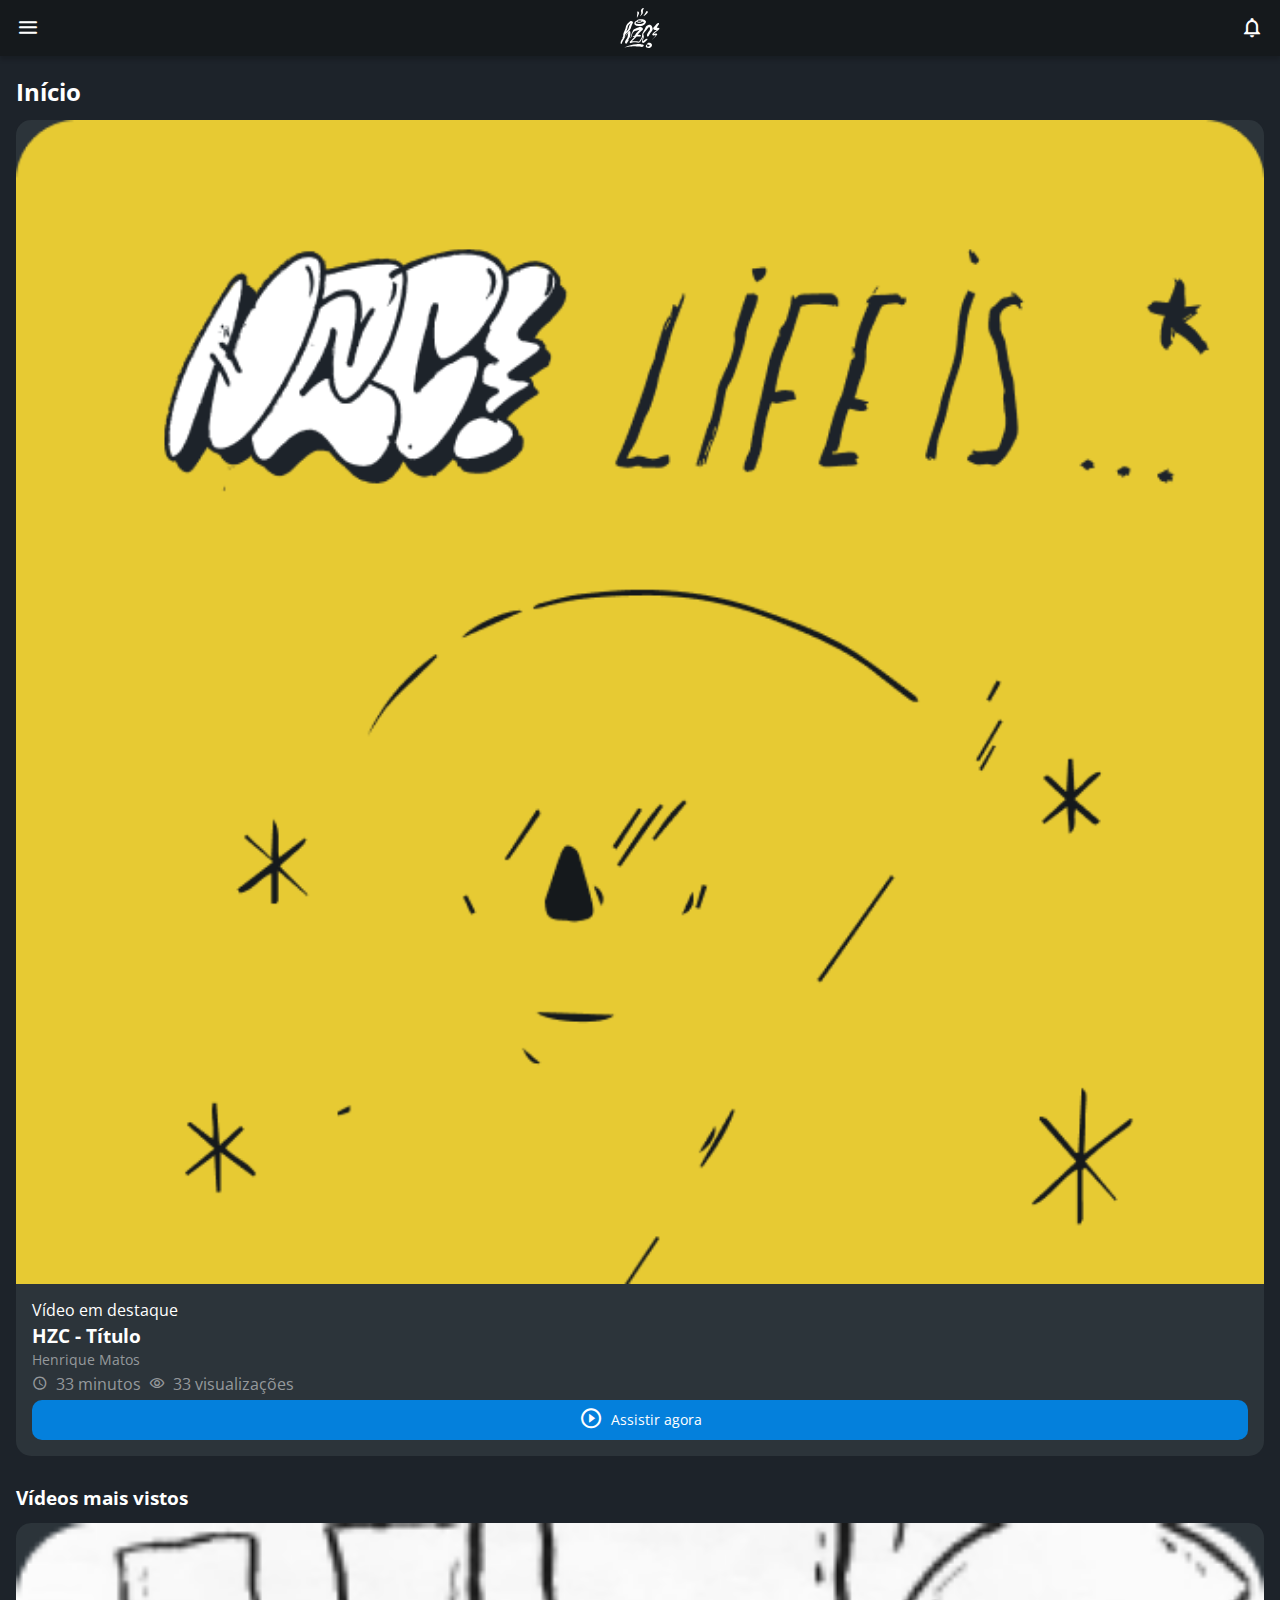
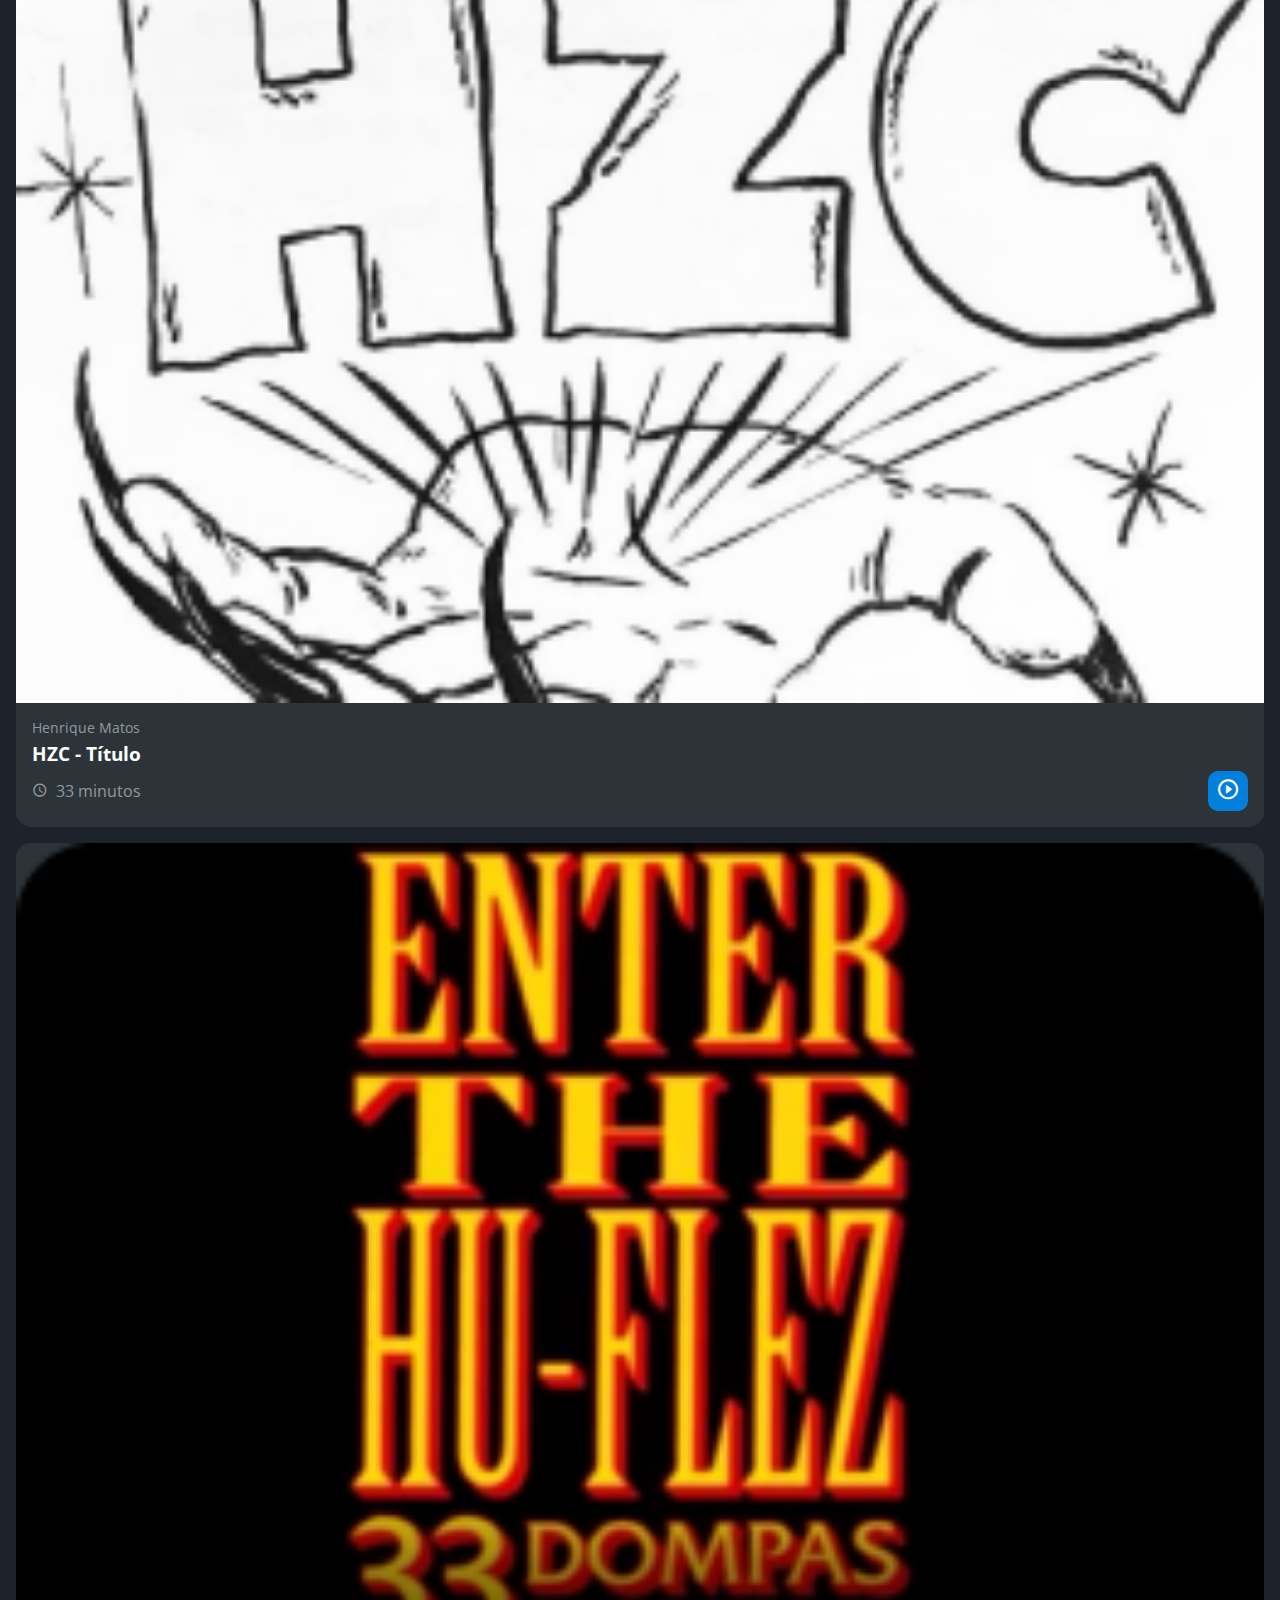
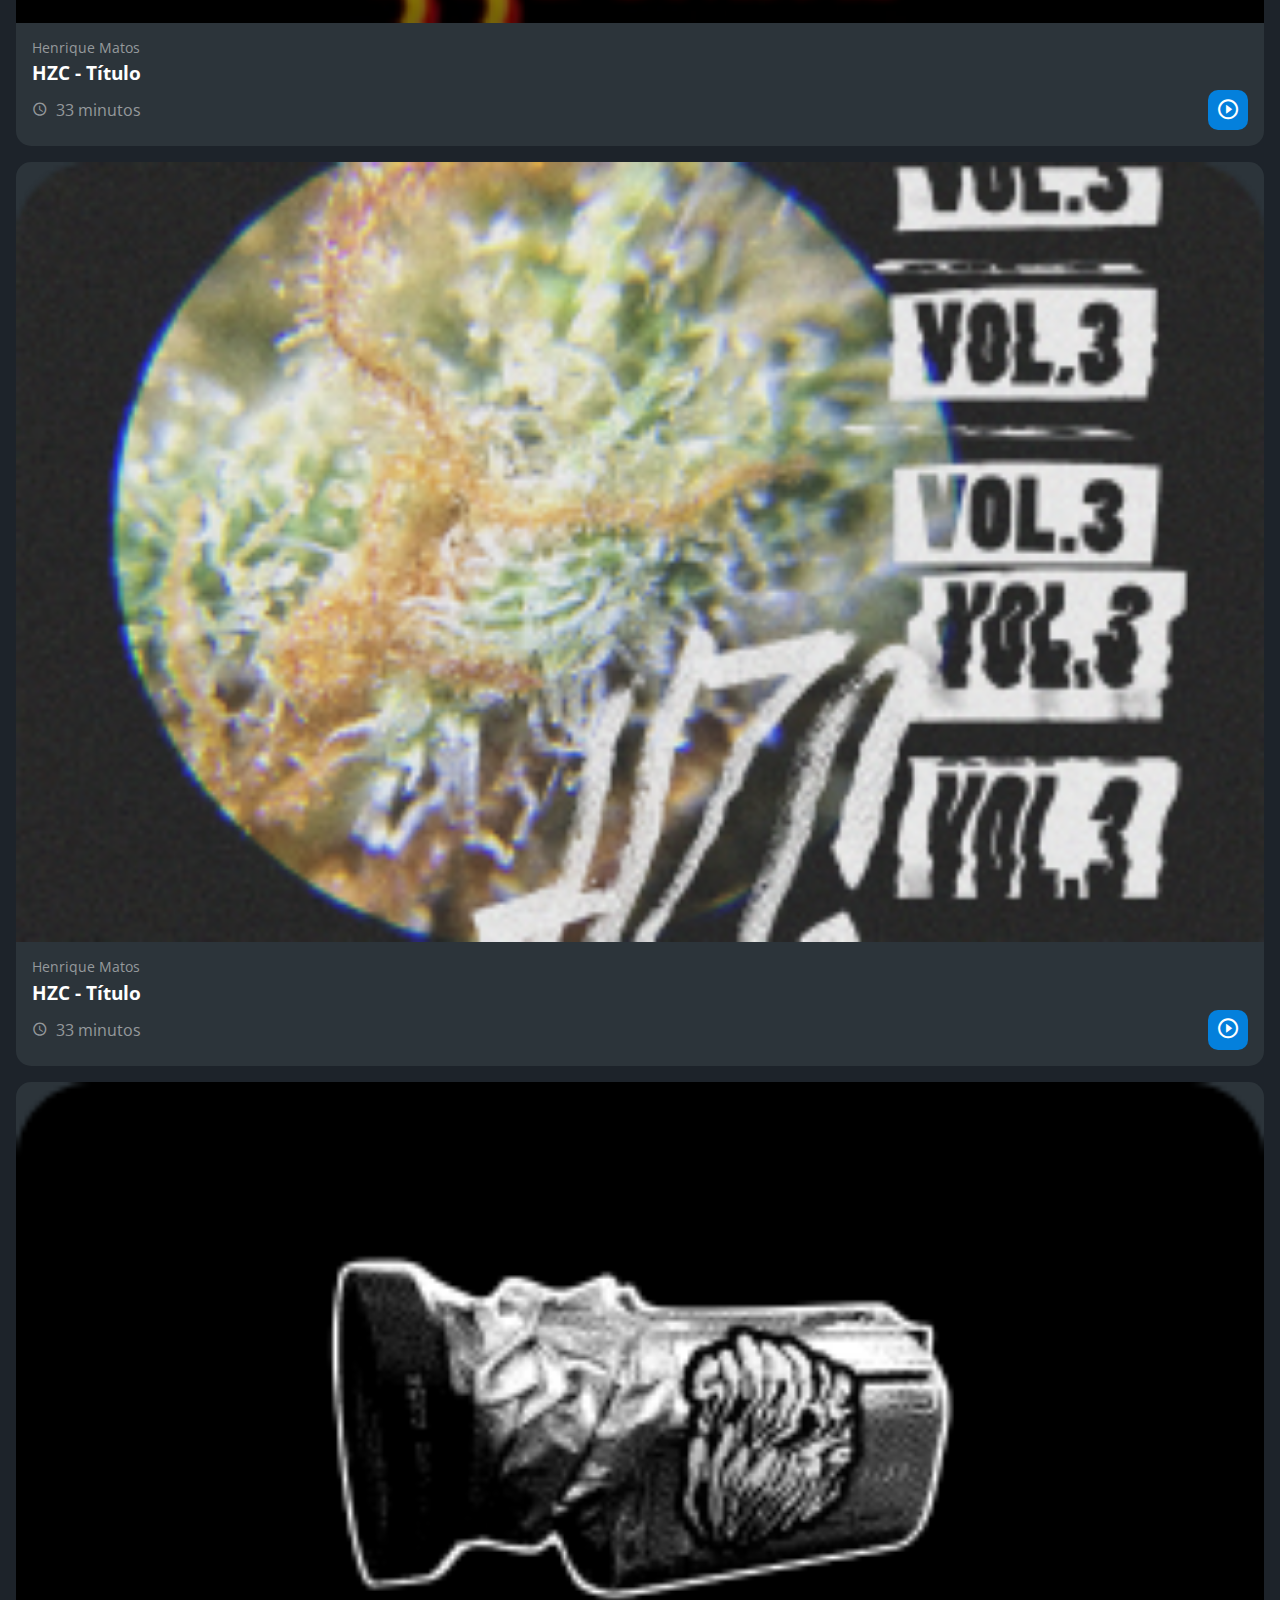
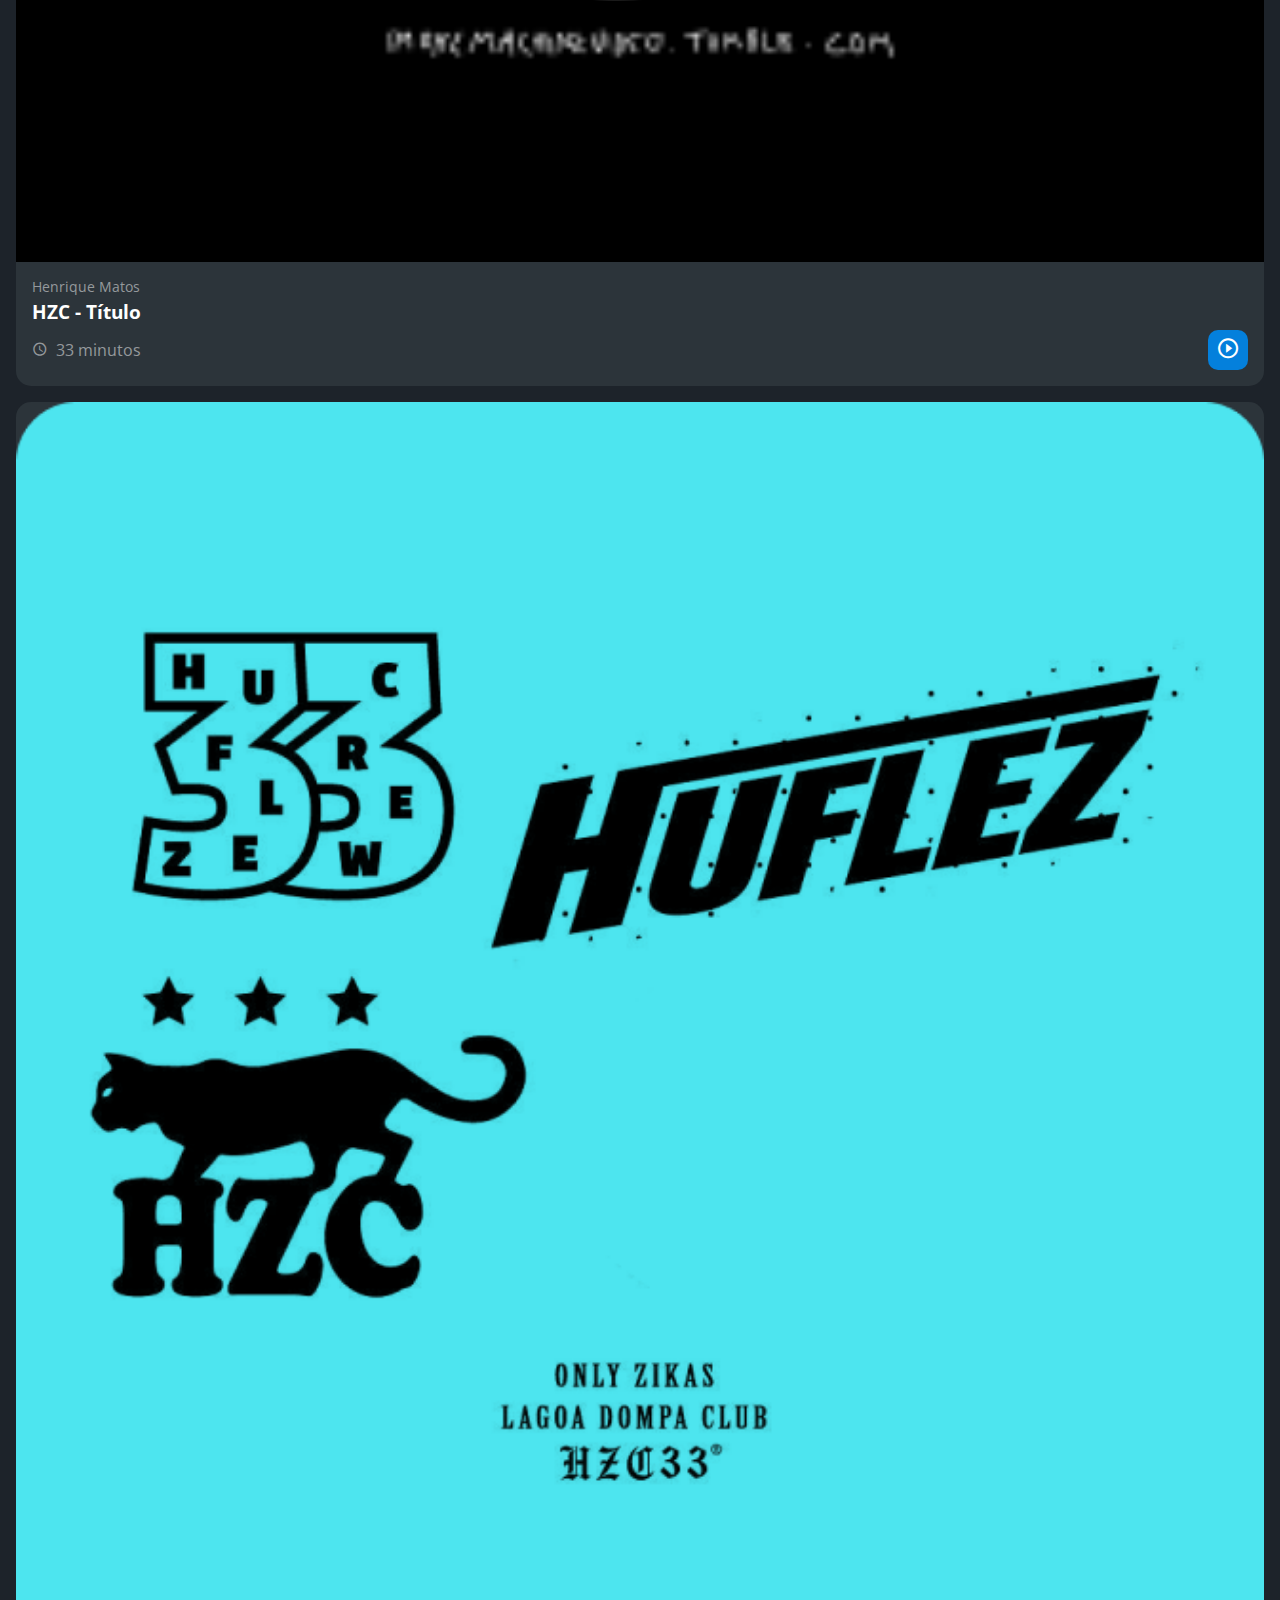
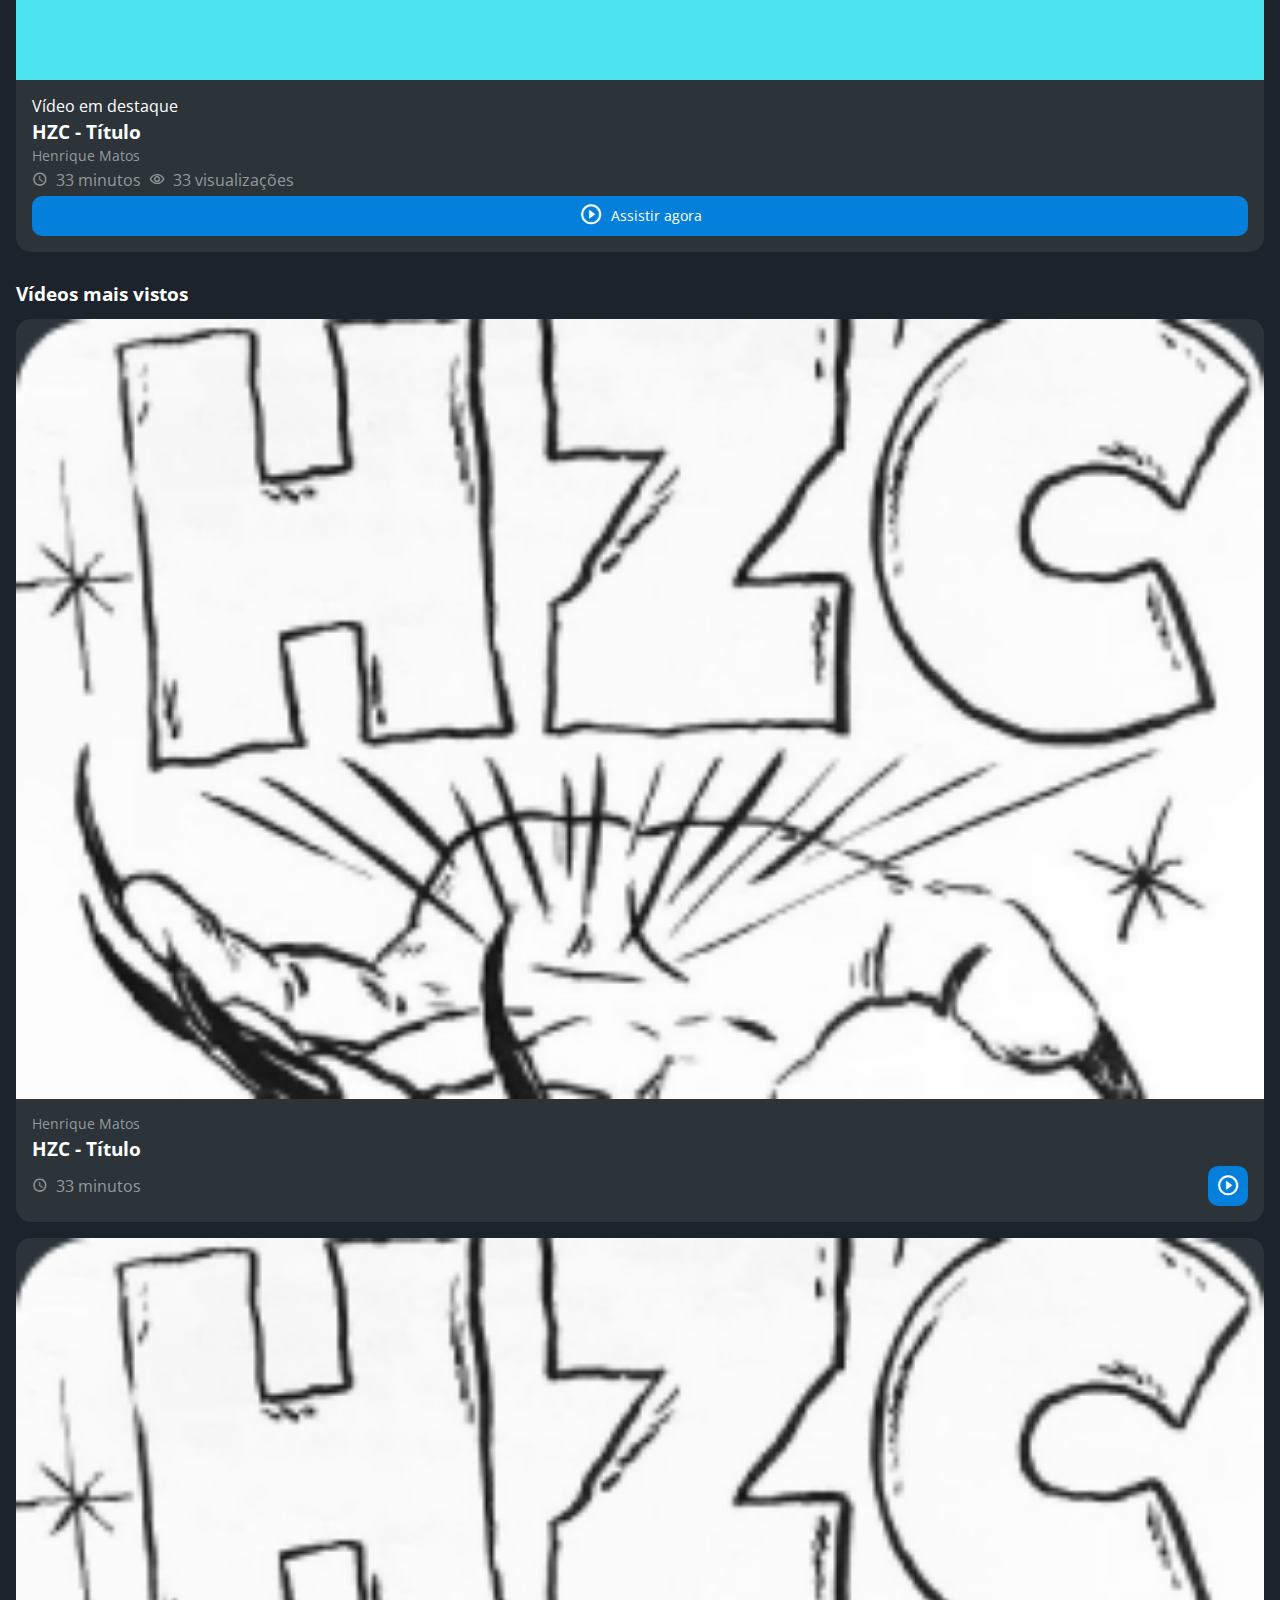
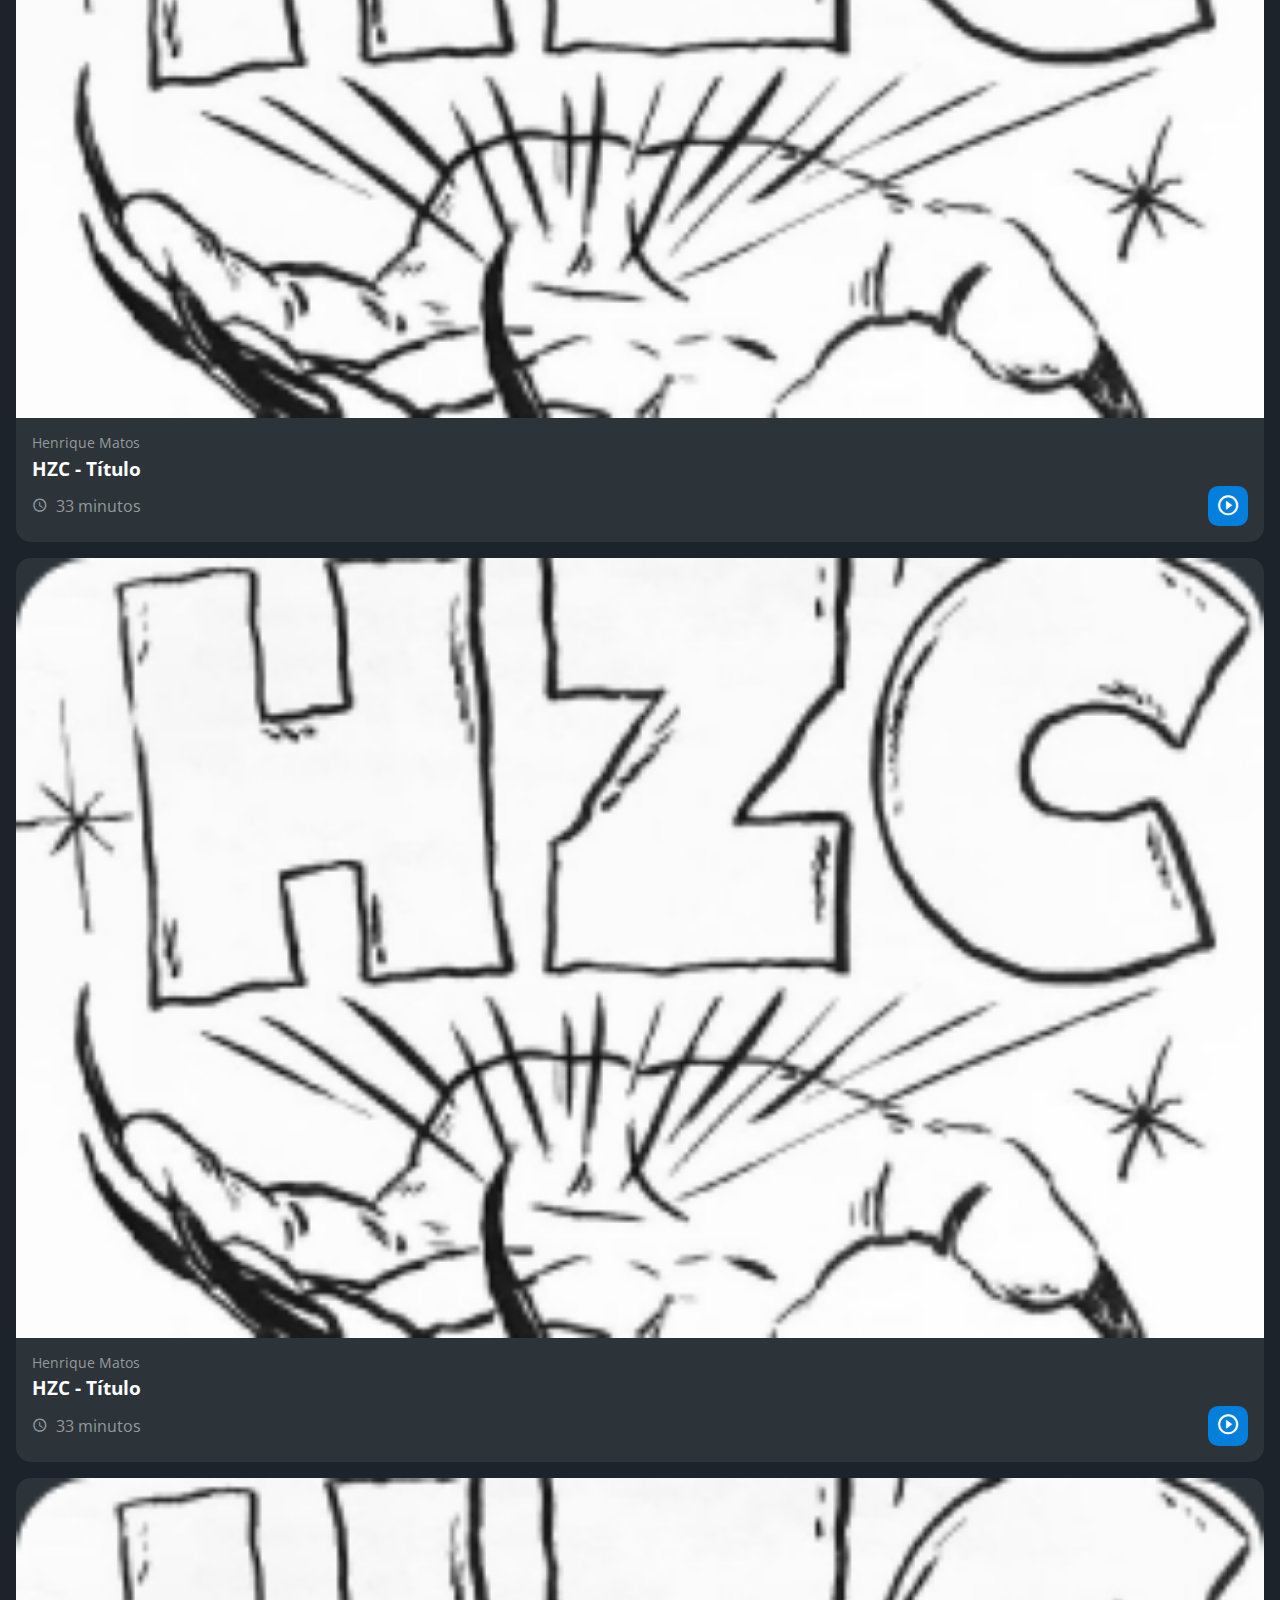
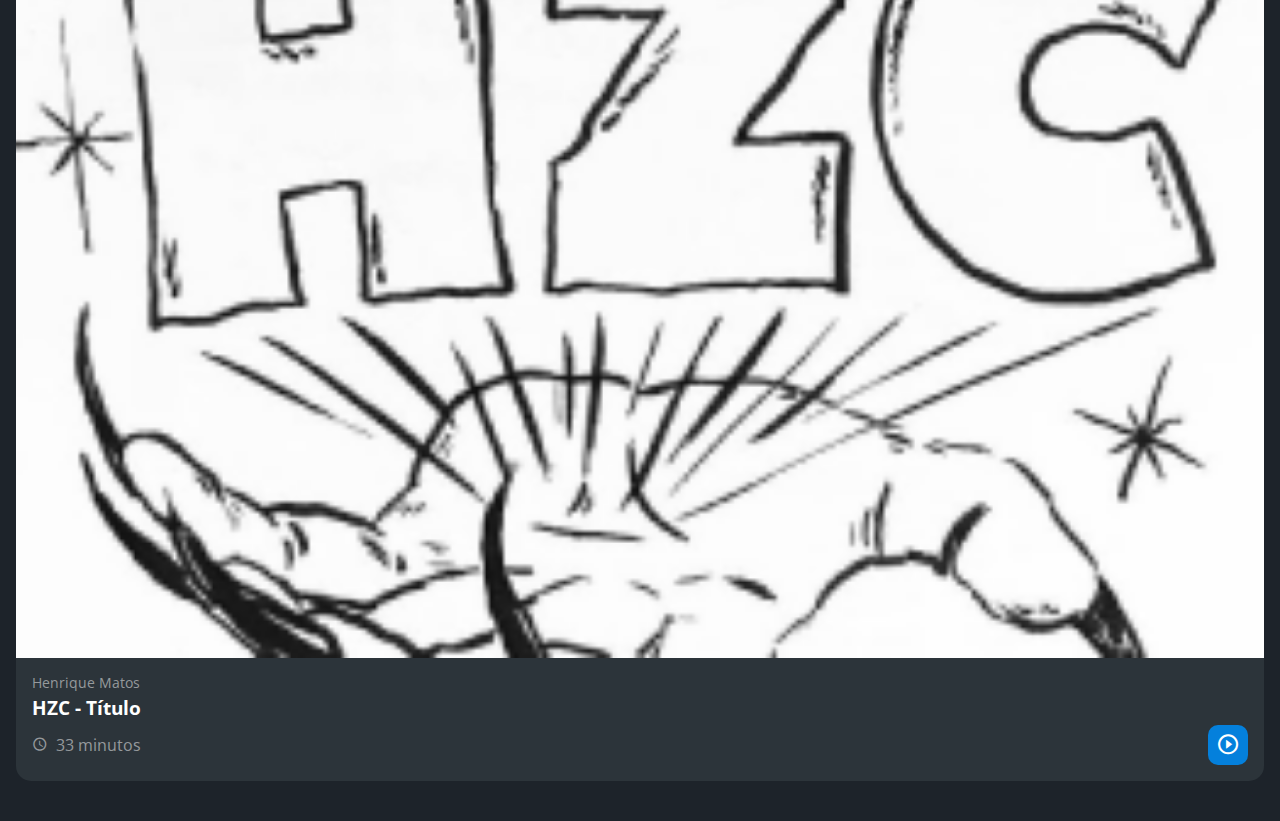
<file: index.html>
<!DOCTYPE html>
<html lang="pt-br">
<head>
    <meta charset="UTF-8">
    <meta http-equiv="X-UA-Compatible" content="IE=edge">
    <meta name="viewport" content="width=device-width, initial-scale=1.0">
    <title>HZC | Home</title>
    <link rel="preconnect" href="https://fonts.googleapis.com">
    <link rel="preconnect" href="https://fonts.gstatic.com" crossorigin>
    <link rel="stylesheet" href="https://fonts.googleapis.com/css2?family=Open+Sans:wght@400;600;700&display=swap">
    <link rel="stylesheet" href="assets/css/reset.css">
    <link rel="stylesheet" href="assets/css/estilos.css">
</head>
<body>
    <header class="cabecalho">
        <button class="cabecalho__menu" aria-label="Menu"><i></i></button>
        <img src="assets/img/logo.svg" alt="Logotipo da HZC" class="cabecalho__logo">
        <p class="cabecalho__perfil">Henrique Matos</p>
        <button class="cabecalho__notificacao" aria-label="Notificação"><i></i></button>
    </header>
    <nav class="menu-lateral">
        <img src="assets/img/logo.svg" alt="Logotipo da HZC" class="menu-lateral__logo">
        <a href="index.html" class="menu-lateral__link menu-lateral__link--inicio menu-lateral__link--ativo">Início</a>
        <a href="#" class="menu-lateral__link menu-lateral__link--videos">Vídeos</a>
        <a href="MeuPico.html" class="menu-lateral__link menu-lateral__link--picos">Picos</a>
        <a href="#" class="menu-lateral__link menu-lateral__link--integrantes">Integrantes</a>
        <a href="#" class="menu-lateral__link menu-lateral__link--camisas">Camisas</a>
        <a href="#" class="menu-lateral__link menu-lateral__link--pinturas">Pinturas</a>
    </nav>
    <main class="principal">
        <h2 class="titulo-pagina">Início</h2>
        <article class="cartao cartao--destaque destaque-video">
            <img src="assets/img/banner-mobile_1.png" alt="Banner do cartao" class="cartao__imagem cartao__imagem--mobile">
            <img src="assets/img/banner_1.png" alt="Banner do cartao" class="cartao__imagem cartao__imagem--desktop">
            <div class="cartao__conteudo">
                <p class="cartao__destaque">Vídeo em destaque</p>
                <h3 class="cartao__titulo">HZC - Título</h3>
                <p class="cartao__perfil">Henrique Matos</p>
                <p class="cartao__info cartao__info--tempo">33 minutos</p>
                <p class="cartao__info cartao__info--visualizacao">33 visualizações</p>
                <button class="cartao__botao cartao__botao--play cartao__botao--destaque">Assistir agora</button>
            </div>
        </article>
        <article class="cartao cartao--recentes videos-recentes">
            <h3 class="cartao__titulo">Vídeos recentes</h3>
            <a href="#" class="cartao__link">Ver todos</a>
            <ul class="cartao__lista">
                <li class="cartao__item">
                    <img src="assets/img/miniatura_1.png" alt="Thumbnail" class="cartao__item-thumbnail">
                    <h4 class="cartao__item-titulo">HZC - Love machine</h4>
                    <p class="cartao__item-perfil">Henrique Matos</p>
                </li>
                <li class="cartao__item">
                    <img src="assets/img/miniatura_1.png" alt="Thumbnail" class="cartao__item-thumbnail">
                    <h4 class="cartao__item-titulo">HZC - Love machine</h4>
                    <p class="cartao__item-perfil">Henrique Matos</p>
                </li>
                <li class="cartao__item">
                    <img src="assets/img/miniatura_1.png" alt="Thumbnail" class="cartao__item-thumbnail">
                    <h4 class="cartao__item-titulo">HZC - Love machine</h4>
                    <p class="cartao__item-perfil">Henrique Matos</p>
                </li>
                <li class="cartao__item">
                    <img src="assets/img/miniatura_1.png" alt="Thumbnail" class="cartao__item-thumbnail">
                    <h4 class="cartao__item-titulo">HZC - Love machine</h4>
                    <p class="cartao__item-perfil">Henrique Matos</p>
                </li>
                <li class="cartao__item">
                    <img src="assets/img/miniatura_1.png" alt="Thumbnail" class="cartao__item-thumbnail">
                    <h4 class="cartao__item-titulo">HZC - Love machine</h4>
                    <p class="cartao__item-perfil">Henrique Matos</p>
                </li>
            </ul>
        </article>
        <section class="secao secao-videos">
            <h3 class="titulo-secao">Vídeos mais vistos</h3>
            <article class="cartao">
                <img src="assets/img/video_1.png" alt="Vídeo" class="cartao__imagem">
                <div class="cartao__conteudo">
                    <p class="cartao__perfil">Henrique Matos</p>
                    <h3 class="cartao__titulo">HZC - Título</h3>
                    <p class="cartao__info cartao__info--tempo">33 minutos</p>
                    <button class="cartao__botao cartao__botao--play" aria-label="Assistir agora"></button>
                </div>
            </article>
            <article class="cartao">
                <img src="assets/img/video_2.png" alt="Vídeo" class="cartao__imagem">
                <div class="cartao__conteudo">
                    <p class="cartao__perfil">Henrique Matos</p>
                    <h3 class="cartao__titulo">HZC - Título</h3>
                    <p class="cartao__info cartao__info--tempo">33 minutos</p>
                    <button class="cartao__botao cartao__botao--play" aria-label="Assistir agora"></button>
                </div>
            </article>
            <article class="cartao">
                <img src="assets/img/video_3.png" alt="Vídeo" class="cartao__imagem">
                <div class="cartao__conteudo">
                    <p class="cartao__perfil">Henrique Matos</p>
                    <h3 class="cartao__titulo">HZC - Título</h3>
                    <p class="cartao__info cartao__info--tempo">33 minutos</p>
                    <button class="cartao__botao cartao__botao--play" aria-label="Assistir agora"></button>
                </div>
            </article>
            <article class="cartao">
                <img src="assets/img/video_4.png" alt="Vídeo" class="cartao__imagem">
                <div class="cartao__conteudo">
                    <p class="cartao__perfil">Henrique Matos</p>
                    <h3 class="cartao__titulo">HZC - Título</h3>
                    <p class="cartao__info cartao__info--tempo">33 minutos</p>
                    <button class="cartao__botao cartao__botao--play" aria-label="Assistir agora"></button>
                </div>
            </article>
        </section>
        <article class="cartao cartao--recentes produtos-recentes">
            <h3 class="cartao__titulo">Vídeos recentes</h3>
            <a href="#" class="cartao__link">Ver todos</a>
            <ul class="cartao__lista">
                <li class="cartao__item">
                    <img src="assets/img/miniatura_1.png" alt="Thumbnail" class="cartao__item-thumbnail">
                    <h4 class="cartao__item-titulo">HZC - Love machine</h4>
                    <p class="cartao__item-perfil">Henrique Matos</p>
                </li>
                <li class="cartao__item">
                    <img src="assets/img/miniatura_1.png" alt="Thumbnail" class="cartao__item-thumbnail">
                    <h4 class="cartao__item-titulo">HZC - Love machine</h4>
                    <p class="cartao__item-perfil">Henrique Matos</p>
                </li>
                <li class="cartao__item">
                    <img src="assets/img/miniatura_1.png" alt="Thumbnail" class="cartao__item-thumbnail">
                    <h4 class="cartao__item-titulo">HZC - Love machine</h4>
                    <p class="cartao__item-perfil">Henrique Matos</p>
                </li>
                <li class="cartao__item">
                    <img src="assets/img/miniatura_1.png" alt="Thumbnail" class="cartao__item-thumbnail">
                    <h4 class="cartao__item-titulo">HZC - Love machine</h4>
                    <p class="cartao__item-perfil">Henrique Matos</p>
                </li>
                <li class="cartao__item">
                    <img src="assets/img/miniatura_1.png" alt="Thumbnail" class="cartao__item-thumbnail">
                    <h4 class="cartao__item-titulo">HZC - Love machine</h4>
                    <p class="cartao__item-perfil">Henrique Matos</p>
                </li>
            </ul>
        </article>
        <article class="cartao cartao--destaque destaque-produtos">
            <img src="assets/img/banner-mobile_2.png" alt="Banner do cartao" class="cartao__imagem cartao__imagem--mobile">
            <img src="assets/img/banner_2.png" alt="Banner do cartao" class="cartao__imagem cartao__imagem--desktop">
            <div class="cartao__conteudo">
                <p class="cartao__destaque">Vídeo em destaque</p>
                <h3 class="cartao__titulo">HZC - Título</h3>
                <p class="cartao__perfil">Henrique Matos</p>
                <p class="cartao__info cartao__info--tempo">33 minutos</p>
                <p class="cartao__info cartao__info--visualizacao">33 visualizações</p>
                <button class="cartao__botao cartao__botao--play cartao__botao--destaque">Assistir agora</button>
            </div>
        </article>
        <section class="secao secao-produtos">
            <h3 class="titulo-secao">Vídeos mais vistos</h3>
            <article class="cartao">
                <img src="assets/img/video_1.png" alt="Vídeo" class="cartao__imagem">
                <div class="cartao__conteudo">
                    <p class="cartao__perfil">Henrique Matos</p>
                    <h3 class="cartao__titulo">HZC - Título</h3>
                    <p class="cartao__info cartao__info--tempo">33 minutos</p>
                    <button class="cartao__botao cartao__botao--play" aria-label="Assistir agora"></button>
                </div>
            </article>
            <article class="cartao">
                <img src="assets/img/video_1.png" alt="Vídeo" class="cartao__imagem">
                <div class="cartao__conteudo">
                    <p class="cartao__perfil">Henrique Matos</p>
                    <h3 class="cartao__titulo">HZC - Título</h3>
                    <p class="cartao__info cartao__info--tempo">33 minutos</p>
                    <button class="cartao__botao cartao__botao--play" aria-label="Assistir agora"></button>
                </div>
            </article>
            <article class="cartao">
                <img src="assets/img/video_1.png" alt="Vídeo" class="cartao__imagem">
                <div class="cartao__conteudo">
                    <p class="cartao__perfil">Henrique Matos</p>
                    <h3 class="cartao__titulo">HZC - Título</h3>
                    <p class="cartao__info cartao__info--tempo">33 minutos</p>
                    <button class="cartao__botao cartao__botao--play" aria-label="Assistir agora"></button>
                </div>
            </article>
            <article class="cartao">
                <img src="assets/img/video_1.png" alt="Vídeo" class="cartao__imagem">
                <div class="cartao__conteudo">
                    <p class="cartao__perfil">Henrique Matos</p>
                    <h3 class="cartao__titulo">HZC - Título</h3>
                    <p class="cartao__info cartao__info--tempo">33 minutos</p>
                    <button class="cartao__botao cartao__botao--play" aria-label="Assistir agora"></button>
                </div>
            </article>
        </section>

        <section> 

        </section>


    </main>
    <script src="index.js"></script>
</body>
</html>
</file>
<file: assets/css/estilos.css>
@font-face {
    font-family: 'icones';
    src: url(../font/icones.ttf);
}

body {
    background-color: #1D232A;
    font-family: 'Open Sans', 'icones', sans-serif;
    color: #FFFFFF;
}

@media screen and (min-width: 1440px) {
    body {
        display: grid;
        grid-template-columns: auto 1fr;
    }
}

.cabecalho {
    display: flex;
    justify-content: space-between;
    align-items: center;
    background-color: #15191C;
    padding: 8px 16px;
    box-shadow: 0px 4px 4px rgba(0, 0, 0, 0.16);
}

.cabecalho__menu i::before {
    content: "\e904";
    font-size: 24px;
}

.cabecalho__notificacao i::before {
    content: "\e906";
    font-size: 24px;
}

.cabecalho__logo {
    width: 40px;
}

.cabecalho__perfil {
    display: none;
}

@media screen and (min-width: 1440px) {
    .cabecalho {
        background-color: #1D232A;
        display: grid;
        column-gap: 32px;
        grid-template-columns: 1fr auto;
        padding: 16px 60px;
        height: 80px;
        box-sizing: border-box;
        grid-column: 2;
    }

    .cabecalho__menu {
        display: none;
    }

    .cabecalho__logo {
        display: none;
    }

    .cabecalho__perfil {
        display: grid;
        grid-template-columns: repeat(3, auto);
        column-gap: 8px;
        align-items: center;
        justify-self: flex-end;
        color: #95999C;
        padding: 8px 32px;
        border-right: 1px solid #95999C;
    }

    .cabecalho__perfil::before {
        content: "";
        display: block;
        width: 32px;
        height: 32px;
        background-image: url(../img/profile_2.png);
        background-size: contain;
        background-repeat: no-repeat;
        background-position: center;
    }

    .cabecalho__perfil::after {
        content: "\e90d";
        color: #FFFFFF;
        font-size: 1.5rem;
    }
}

.menu-lateral {
    display: flex;
    flex-direction: column;
    background-color: #15191C;
    width: 75vw;
    height: 100vh;

    position: absolute;
    left: -100vw;
    transition: .25s;
}

.menu-lateral--ativo {
    left: 0;
    transition: .25s;
}

.menu-lateral__logo {
    width: 118px;
    align-self: center;
    padding: 16px;
}

.menu-lateral__link {
    height: 64px;
    color: #95999C;
    padding-left: 64px;
    display: flex;
    align-items: center;
}

.menu-lateral__link--ativo {
    color: #FFFFFF;
    padding-left: 56px;
    border-left: 8px solid #FFFFFF;
}

.menu-lateral__link::before {
    content: "\e900";
    width: 24px;
    height: 24px;
    font-size: 24px;
    position: absolute;
    left: 24px;
}

.menu-lateral__link--inicio::before {
    content: "\e902";
}

.menu-lateral__link--videos::before {
    content: "\e90e";
}

.menu-lateral__link--picos::before {
    content: "\e909";
}

.menu-lateral__link--integrantes::before {
    content: "\e903";
}

.menu-lateral__link--camisas::before {
    content: "\e900";
}

.menu-lateral__link--pinturas::before {
    content: "\e90a";
}

@media screen and (min-width: 1440px) {
    .menu-lateral {
        position: static;
        width: 200px;
        grid-column: 1;
        grid-row: 1 / span 2;
    }
}

.principal {
    padding: 24px 16px;
    display: grid;
    gap: 16px;
}

.titulo-pagina {
    font-size: 1.5rem;
    font-weight: 700;
}

.titulo-secao {
    font-size: 1.2rem;
    font-weight: 700;
}

@media screen and (min-width: 1440px) {
    .principal {
        display: grid;
        grid-template-columns: auto 1fr auto;
        grid-template-areas: 
            "titulo-pagina titulo-pagina titulo-pagina"
            "destaque-video destaque-video videos-recentes"
            "secao-videos secao-videos secao-videos"
            "produtos-recentes destaque-produtos destaque-produtos"
            "secao-produtos secao-produtos secao-produtos"       
        ;
        column-gap: 32px;
        padding: 16px 60px;
        grid-column: 2;
    }

    .titulo-secao {
        grid-column: span 4;
    }
}

.cartao {
    width: 100%;
    border-radius: 15px;
    overflow: hidden;
    background-color: #2C343A;
}

.cartao__imagem--desktop {
    display: none;
}

.cartao--destaque {
    margin-bottom: 16px;
}

.cartao__conteudo {
    padding: 16px;
    display: grid;
    grid-template-columns: auto 1fr;
    gap: 8px;
}

.cartao__destaque {
    grid-column: span 2;
}

.cartao__titulo {
    font-size: 1.2rem;
    font-weight: 700;
    grid-column: span 2;
}

.cartao__perfil {
    color: #95999C;
    font-size: 0.9rem;
    grid-column: span 2;
}

.cartao__info {
    display: flex;
    align-items: center;
    color: #95999C;
}

.cartao__info--tempo::before {
    content: "\e90c";
    margin-right: 8px;    
}

.cartao__info--visualizacao::before {
    content: "\e90f";
    margin-right: 8px;    
}

.cartao__botao {
    display: flex;
    justify-content: center;
    align-items: center;
    background-color: #0480DC;
    width: 40px;
    height: 40px;
    border-radius: 10px;
    font-size: 0.9rem;
    justify-self: flex-end;
}

.cartao__botao--play::before {
    content: "\e90b";
    font-size: 24px;
}

.cartao__botao--destaque {
    width: 100%;
    grid-column: span 2;
}

.cartao__botao--destaque::before {
    margin-right: 8px;
}

.cartao--recentes {
    display: none;
}

@media screen and (min-width: 1440px) {
    .cartao--destaque {
        margin-bottom: 0;
    }

    .cartao__imagem--mobile {
        display: none;
    }

    .cartao__imagem--desktop {
        display: block;
    }

    .cartao__botao--destaque {
        grid-column: auto;
        padding: 16px 8px;
    }

    .cartao--recentes {
        display: grid;
        grid-template-columns: auto auto;
        align-items: center;
        row-gap: 24px;
        width: 256px;
        padding: 16px;
        box-sizing: border-box;
        align-self: flex-start;
    }

    .cartao--recentes .cartao__titulo {
        grid-column: auto;
    }

    .cartao__link {
        font-size: 0.8rem;
        font-weight: 600;
        color: #0480DC;
        justify-self: flex-end;
    }
    
    .cartao__lista {
        display: grid;
        row-gap: 16px;
        grid-column: span 2;
    }

    .cartao__item {
        display: grid;
        grid-template-columns: auto 1fr;
        gap: 8px;
    }

    .cartao__item-thumbnail {
        width: 32px;
        grid-row: span 2;
    }

    .cartao__item-titulo {
        font-size: 0.9rem;
        line-height: 1.2rem;
        font-weight: 700;
    }

    .cartao__item-perfil {
        font-size: 0.8rem;
        color: #95999C;
    }
}

.secao {
    display: grid;
    gap: 16px;
}

@media screen and (min-width: 1440px) {
    .secao {
        grid-template-columns: repeat(4, 1fr);
    }

    .destaque-video {
        grid-area: destaque-video;
    }
    
    .videos-recentes {
        grid-area: videos-recentes;
    }
    
    .secao-videos {
        grid-area: secao-videos;
    }
    
    .destaque-produtos {
        grid-area: destaque-produtos;
    }
    
    .produtos-recentes {
        grid-area: produtos-recentes;
    }
    
    .secao-produtos {
        grid-area: secao-produtos;
    }
}

/* Picos */

@media screen and (min-width: 1440px) {
    .principal--picos {
        grid-template-areas: 
        "titulo-pagina titulo-pagina titulo-pagina"
        "picos-mapa picos-mapa picos-favoritos"
        "secao-picos-mais-visitados secao-picos-mais-visitados secao-picos-mais-visitados"
        ;
    }
}

.picos-mapa {
    width: 100%;
    height: auto;
    background-image: url(assets/img/mapa-picos.png);
    background-size: cover;
    background-repeat: no-repeat;
    background-position: center;
    border-radius: 15px;
}

.cartao__botao--pico::before {
    content: "\e908";
    font-size: 24px;
}

@media screen and (min-width: 1440px) {
    .picos-mapa {
        grid-area: picos-mapa;
    }

    .picos-favoritos {
        grid-area: picos-favoritos;
    }

    .secao-picos-mais-visitados {
        grid-area: secao-picos-mais-visitados;
    }
}
</file>
